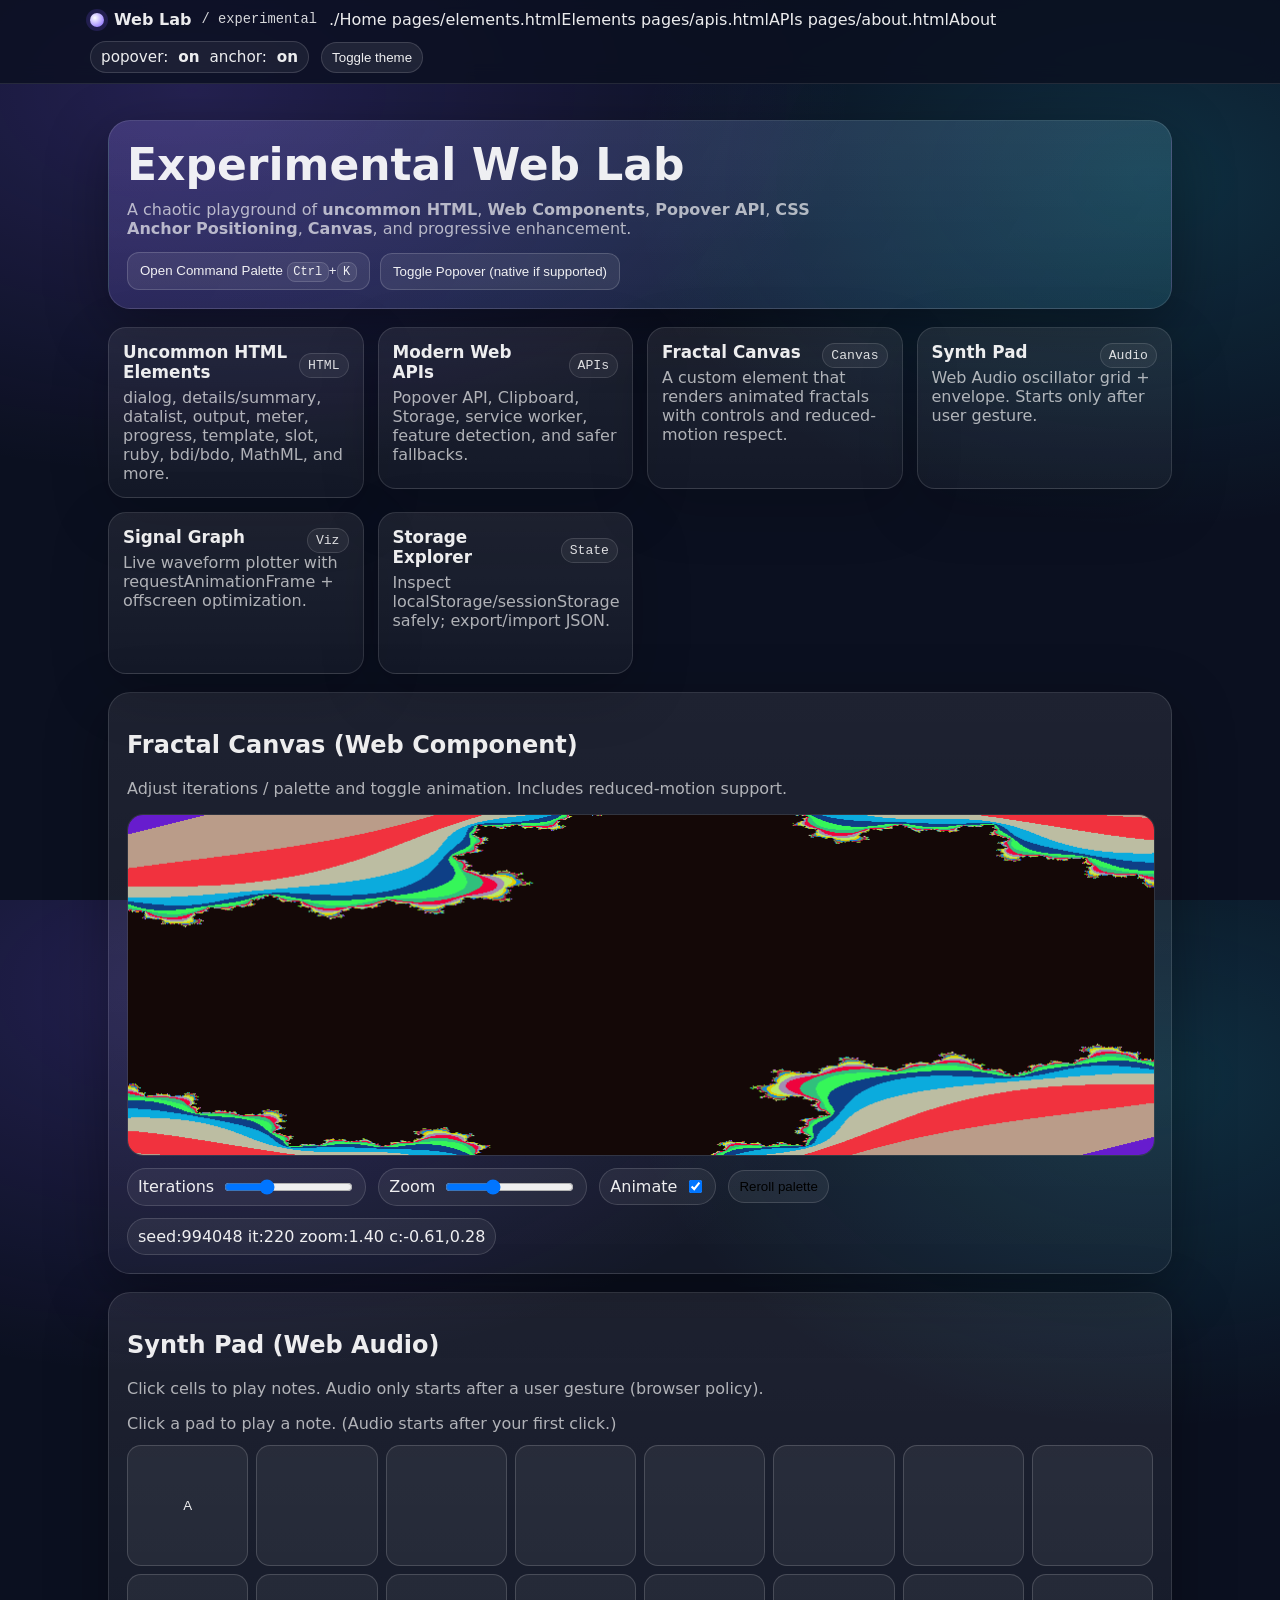
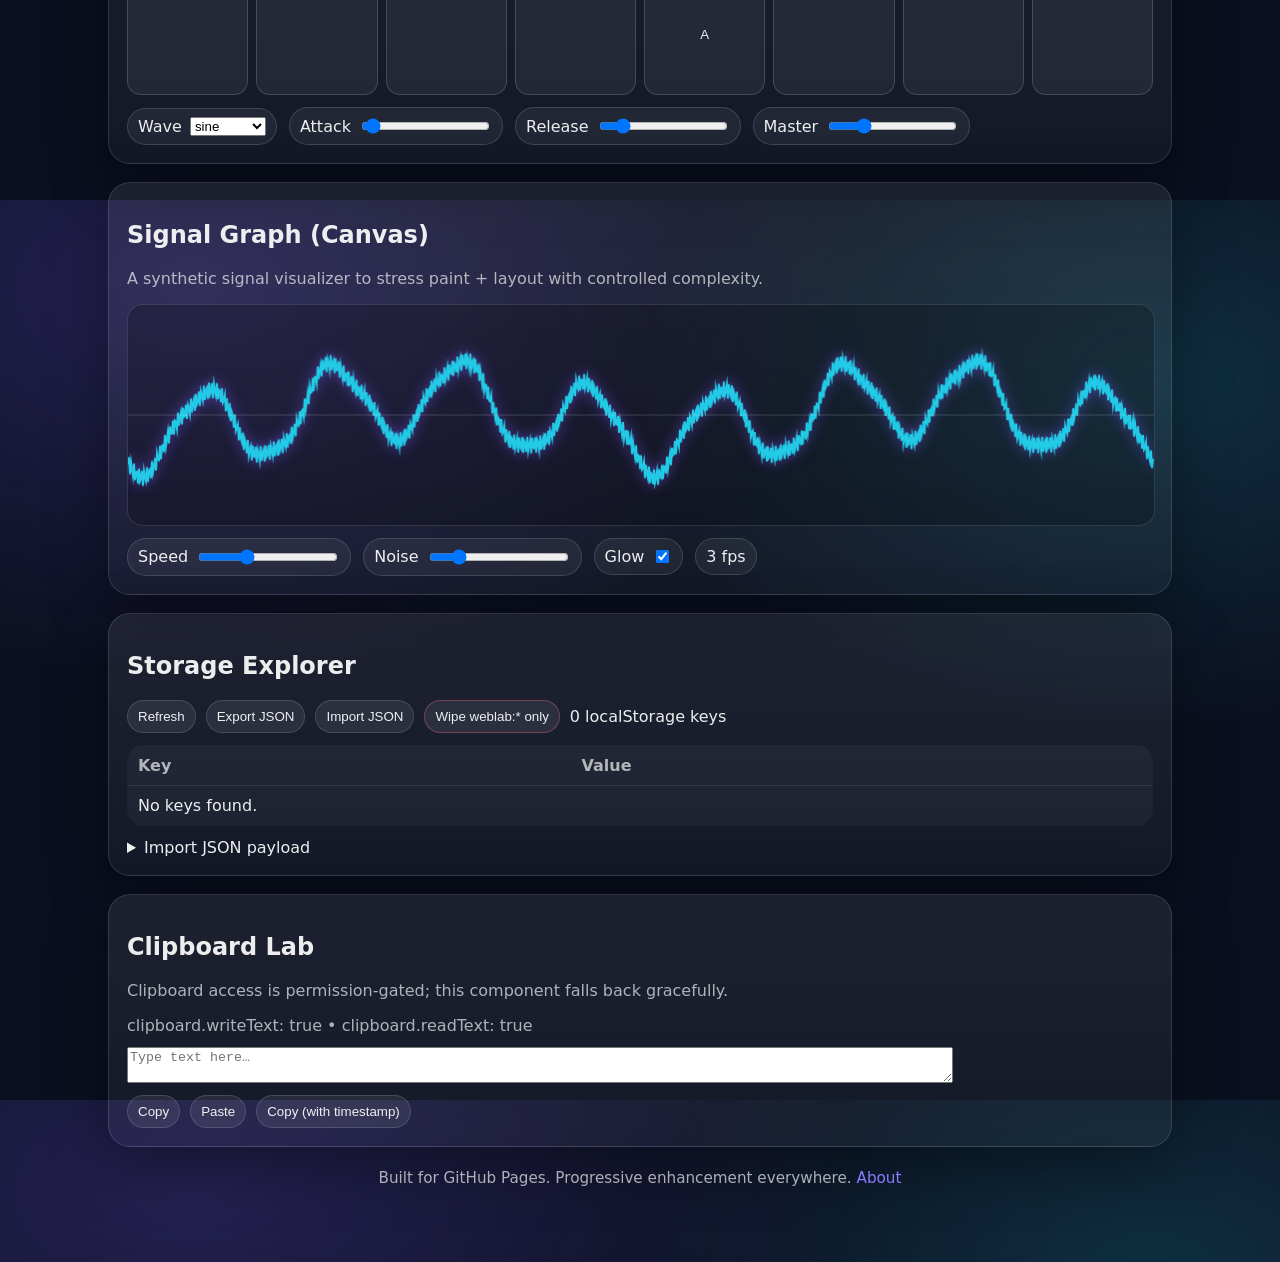
<file: index.html>
<!doctype html>
<html lang="en">
<head>
  <meta charset="utf-8" />
  <meta name="viewport" content="width=device-width,initial-scale=1" />
  <meta name="color-scheme" content="dark light" />
  <title>Experimental Web Lab</title>

  <!-- Important for GitHub Pages project sites: keep links relative -->
  <base href="./" />

  <link rel="manifest" href="manifest.webmanifest" />
  <link rel="stylesheet" href="styles/base.css" />
  <link rel="stylesheet" href="styles/themes.css" />
  <link rel="stylesheet" href="styles/components.css" />

  <meta name="description" content="A giant experimental website full of uncommon HTML, Web Components, and modern browser APIs." />
</head>

<body>
  <a class="skip" href="#main">Skip to content</a>

  <x-lab-nav></x-lab-nav>

  <main id="main" class="container">
    <header class="hero">
      <h1>Experimental Web Lab</h1>
      <p>
        A chaotic playground of <strong>uncommon HTML</strong>, <strong>Web Components</strong>,
        <strong>Popover API</strong>, <strong>CSS Anchor Positioning</strong>, <strong>Canvas</strong>,
        and progressive enhancement.
      </p>

      <div class="hero-actions">
        <button id="openPalette" class="btn">Open Command Palette <kbd>Ctrl</kbd>+<kbd>K</kbd></button>

        <!-- Popover API (progressive enhancement) -->
        <button class="btn" popovertarget="introPop" popovertargetaction="toggle">
          Toggle Popover (native if supported)
        </button>
        <div id="introPop" class="popover" popover>
          <h3>Popover API</h3>
          <p>
            If your browser supports it, this is rendered in the top layer with light-dismiss.
            If not, the site falls back to a dialog-based poly-ish behavior.
          </p>
          <p class="muted">Try pressing <kbd>Esc</kbd> or clicking outside (in supporting browsers).</p>
        </div>
      </div>

      <x-popover-tip for="openPalette" text="Tip: You can type 'theme', 'storage', 'fractal', 'synth'…"></x-popover-tip>
    </header>

    <section class="grid">
      <x-demo-card
        title="Uncommon HTML Elements"
        href="pages/elements.html"
        badge="HTML"
        desc="dialog, details/summary, datalist, output, meter, progress, template, slot, ruby, bdi/bdo, MathML, and more.">
      </x-demo-card>

      <x-demo-card
        title="Modern Web APIs"
        href="pages/apis.html"
        badge="APIs"
        desc="Popover API, Clipboard, Storage, service worker, feature detection, and safer fallbacks.">
      </x-demo-card>

      <x-demo-card
        title="Fractal Canvas"
        href="#fractal"
        badge="Canvas"
        desc="A custom element that renders animated fractals with controls and reduced-motion respect.">
      </x-demo-card>

      <x-demo-card
        title="Synth Pad"
        href="#synth"
        badge="Audio"
        desc="Web Audio oscillator grid + envelope. Starts only after user gesture.">
      </x-demo-card>

      <x-demo-card
        title="Signal Graph"
        href="#graph"
        badge="Viz"
        desc="Live waveform plotter with requestAnimationFrame + offscreen optimization."
      ></x-demo-card>

      <x-demo-card
        title="Storage Explorer"
        href="#storage"
        badge="State"
        desc="Inspect localStorage/sessionStorage safely; export/import JSON."
      ></x-demo-card>
    </section>

    <section id="fractal" class="panel">
      <h2>Fractal Canvas (Web Component)</h2>
      <p class="muted">Adjust iterations / palette and toggle animation. Includes reduced-motion support.</p>
      <x-fractal-canvas></x-fractal-canvas>
    </section>

    <section id="synth" class="panel">
      <h2>Synth Pad (Web Audio)</h2>
      <p class="muted">
        Click cells to play notes. Audio only starts after a user gesture (browser policy).
      </p>
      <x-synth-pad></x-synth-pad>
    </section>

    <section id="graph" class="panel">
      <h2>Signal Graph (Canvas)</h2>
      <p class="muted">A synthetic signal visualizer to stress paint + layout with controlled complexity.</p>
      <x-signal-graph></x-signal-graph>
    </section>

    <section id="storage" class="panel">
      <h2>Storage Explorer</h2>
      <x-storage-explorer></x-storage-explorer>
    </section>

    <section class="panel">
      <h2>Clipboard Lab</h2>
      <p class="muted">Clipboard access is permission-gated; this component falls back gracefully.</p>
      <x-clipboard-lab></x-clipboard-lab>
    </section>

    <footer class="footer">
      <p>
        Built for GitHub Pages. Progressive enhancement everywhere.
        <a href="pages/about.html">About</a>
      </p>
    </footer>
  </main>

  <x-command-palette></x-command-palette>

  <script type="module" src="scripts/app.js"></script>
</body>
</html>
</file>
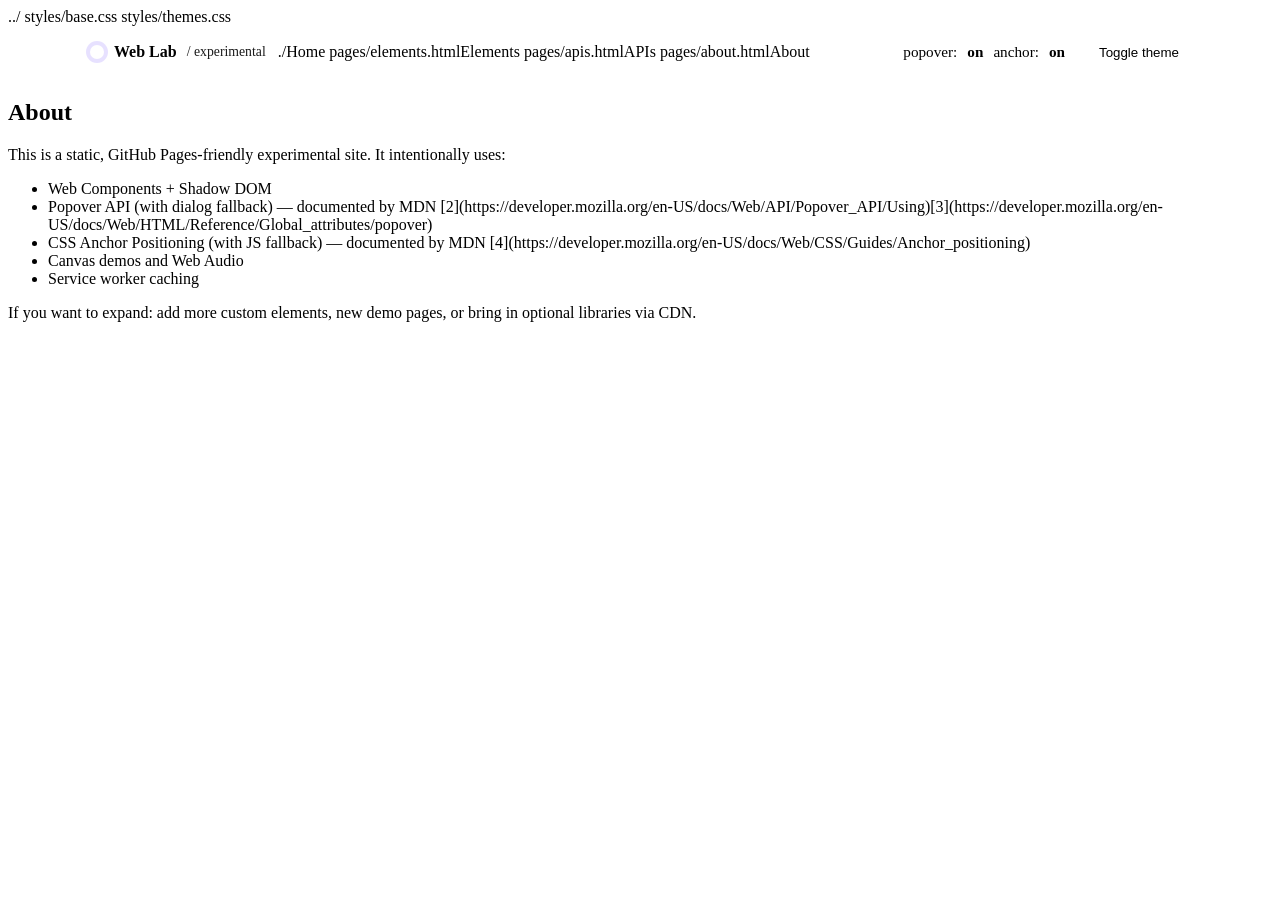
<file: pages/about.html>
<!doctype html>
<html lang="en">
<head>
  <meta charset="utf-8" />
  <meta name="viewport" content="width=device-width,initial-scale=1" />
  ../
  <title>About — Web Lab</title>
  styles/base.css
  styles/themes.css
</head>
<body>
  <x-lab-nav></x-lab-nav>

  <main class="container">
    <section class="panel">
      <h1>About</h1>
      <p>
        This is a static, GitHub Pages-friendly experimental site. It intentionally uses:
      </p>
      <ul>
        <li>Web Components + Shadow DOM</li>
        <li>Popover API (with dialog fallback) — documented by MDN [2](https://developer.mozilla.org/en-US/docs/Web/API/Popover_API/Using)[3](https://developer.mozilla.org/en-US/docs/Web/HTML/Reference/Global_attributes/popover)</li>
        <li>CSS Anchor Positioning (with JS fallback) — documented by MDN [4](https://developer.mozilla.org/en-US/docs/Web/CSS/Guides/Anchor_positioning)</li>
        <li>Canvas demos and Web Audio</li>
        <li>Service worker caching</li>
      </ul>
      <p class="muted">
        If you want to expand: add more custom elements, new demo pages, or bring in optional libraries via CDN.
      </p>
    </section>
  </main>

  <script type="module">
    import '../elements/x-lab-nav.js';
  </script>
</body>
</html>
</file>
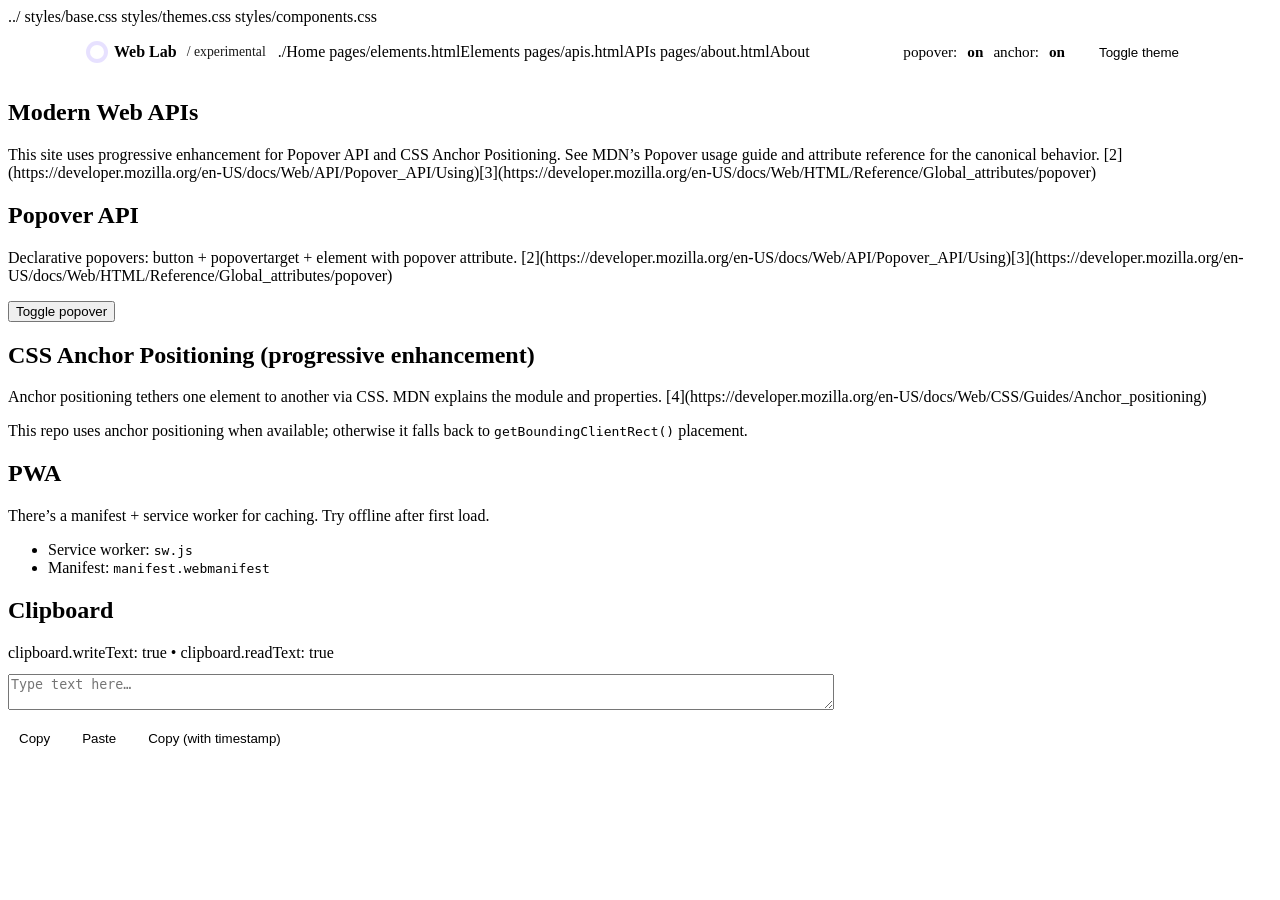
<file: pages/apis.html>
<!doctype html>
<html lang="en">
<head>
  <meta charset="utf-8" />
  <meta name="viewport" content="width=device-width,initial-scale=1" />
  ../
  <title>APIs — Web Lab</title>
  styles/base.css
  styles/themes.css
  styles/components.css
</head>
<body>
  <x-lab-nav></x-lab-nav>

  <main class="container">
    <section class="panel">
      <h1>Modern Web APIs</h1>
      <p class="muted">
        This site uses progressive enhancement for Popover API and CSS Anchor Positioning.
        See MDN’s Popover usage guide and attribute reference for the canonical behavior. [2](https://developer.mozilla.org/en-US/docs/Web/API/Popover_API/Using)[3](https://developer.mozilla.org/en-US/docs/Web/HTML/Reference/Global_attributes/popover)
      </p>
    </section>

    <section class="panel">
      <h2>Popover API</h2>
      <p class="muted">Declarative popovers: button + popovertarget + element with popover attribute. [2](https://developer.mozilla.org/en-US/docs/Web/API/Popover_API/Using)[3](https://developer.mozilla.org/en-US/docs/Web/HTML/Reference/Global_attributes/popover)</p>

      <button class="btn" popovertarget="p1">Toggle popover</button>
      <div id="p1" class="popover" popover>
        <strong>Hi!</strong> I’m a popover in the top layer (if supported).
      </div>
    </section>

    <section class="panel">
      <h2>CSS Anchor Positioning (progressive enhancement)</h2>
      <p class="muted">
        Anchor positioning tethers one element to another via CSS. MDN explains the module and properties. [4](https://developer.mozilla.org/en-US/docs/Web/CSS/Guides/Anchor_positioning)
      </p>
      <p>
        This repo uses anchor positioning when available; otherwise it falls back to
        <code>getBoundingClientRect()</code> placement.
      </p>
    </section>

    <section class="panel">
      <h2>PWA</h2>
      <p class="muted">There’s a manifest + service worker for caching. Try offline after first load.</p>
      <ul>
        <li>Service worker: <code>sw.js</code></li>
        <li>Manifest: <code>manifest.webmanifest</code></li>
      </ul>
    </section>

    <section class="panel">
      <h2>Clipboard</h2>
      <x-clipboard-lab></x-clipboard-lab>
    </section>
  </main>

  <script type="module">
    import '../elements/x-lab-nav.js';
    import '../elements/x-clipboard-lab.js';
  </script>
</body>
</html>
</file>
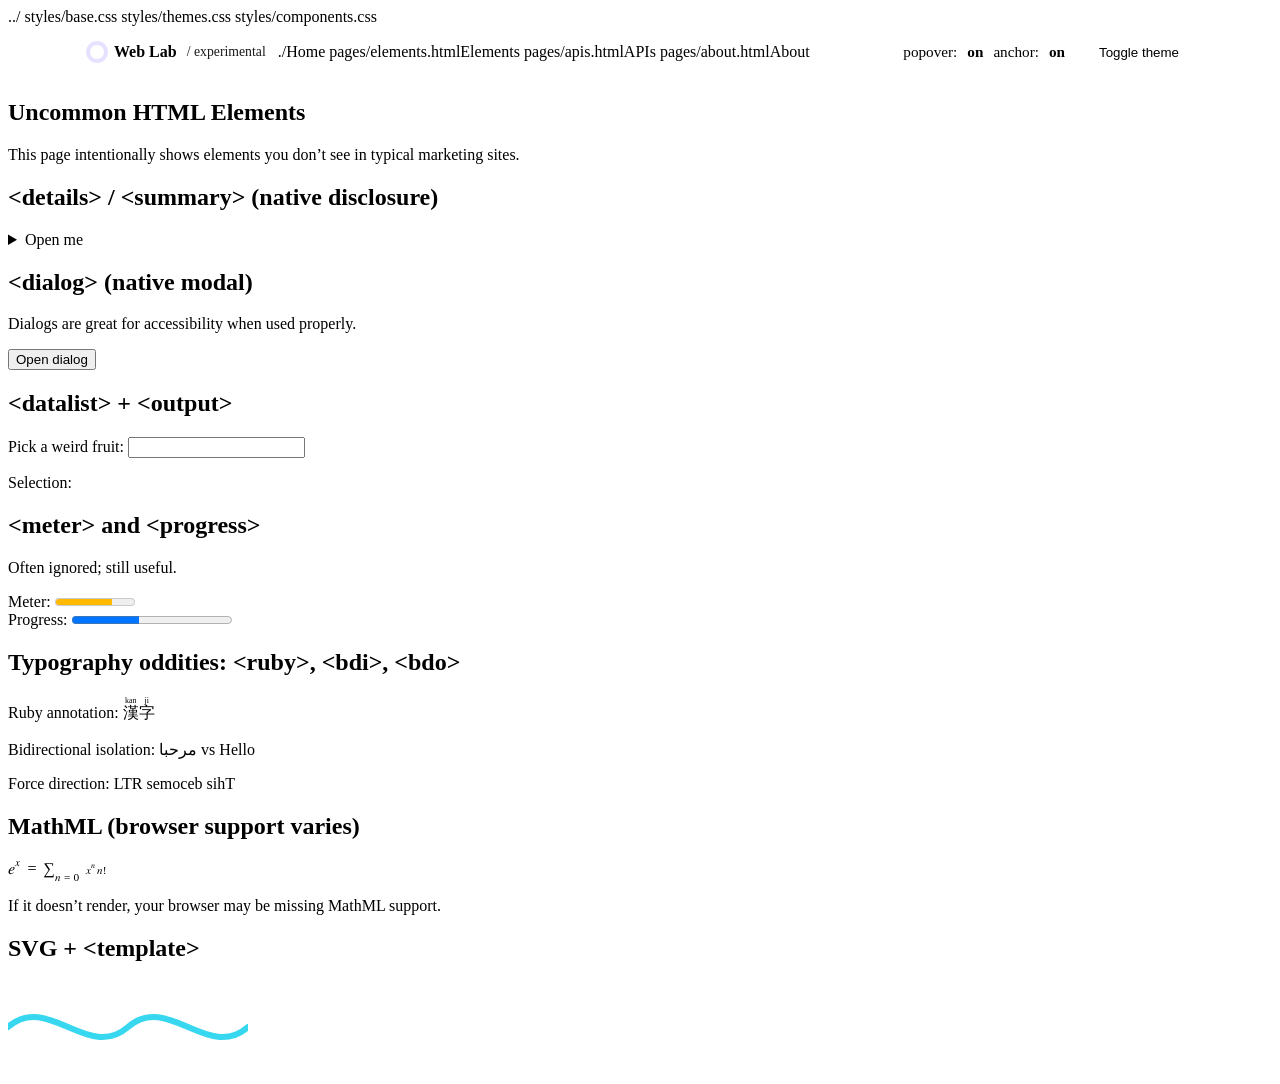
<file: pages/elements.html>
<!doctype html>
<html lang="en">
<head>
  <meta charset="utf-8" />
  <meta name="viewport" content="width=device-width,initial-scale=1" />
  ../
  <title>Elements — Web Lab</title>
  styles/base.css
  styles/themes.css
  styles/components.css
</head>
<body>
  <x-lab-nav></x-lab-nav>
  <main class="container">
    <section class="panel">
      <h1>Uncommon HTML Elements</h1>
      <p class="muted">This page intentionally shows elements you don’t see in typical marketing sites.</p>
    </section>

    <section class="panel">
      <h2>&lt;details&gt; / &lt;summary&gt; (native disclosure)</h2>
      <details>
        <summary>Open me</summary>
        <p>
          This is a native disclosure widget. Nesting works too:
        </p>
        <details>
          <summary>Nested</summary>
          <p>Nested content. No JS needed.</p>
        </details>
      </details>
    </section>

    <section class="panel">
      <h2>&lt;dialog&gt; (native modal)</h2>
      <p class="muted">Dialogs are great for accessibility when used properly.</p>
      <button class="btn" id="openDlg">Open dialog</button>
      <dialog id="dlg">
        <h3>Native dialog</h3>
        <p>Press <kbd>Esc</kbd> or click close.</p>
        <form method="dialog">
          <button class="btn">Close</button>
        </form>
      </dialog>
    </section>

    <section class="panel">
      <h2>&lt;datalist&gt; + &lt;output&gt;</h2>
      <label>Pick a weird fruit:
        <input list="fruits" id="fruit" />
      </label>
      <datalist id="fruits">
        <option value="durian"></option>
        <option value="rambutan"></option>
        <option value="feijoa"></option>
        <option value="physalis"></option>
      </datalist>
      <p>Selection: <output id="out"></output></p>
    </section>

    <section class="panel">
      <h2>&lt;meter&gt; and &lt;progress&gt;</h2>
      <p class="muted">Often ignored; still useful.</p>
      <label>Meter: <meter min="0" max="100" low="30" high="80" optimum="90" value="72"></meter></label>
      <br />
      <label>Progress: <progress value="0.42"></progress></label>
    </section>

    <section class="panel">
      <h2>Typography oddities: &lt;ruby&gt;, &lt;bdi&gt;, &lt;bdo&gt;</h2>
      <p>
        Ruby annotation:
        <ruby>漢<rt>kan</rt>字<rt>ji</rt></ruby>
      </p>
      <p>
        Bidirectional isolation:
        <bdi>مرحبا</bdi> vs <bdi>Hello</bdi>
      </p>
      <p>
        Force direction:
        <bdo dir="rtl">This becomes RTL</bdo>
      </p>
    </section>

    <section class="panel">
      <h2>MathML (browser support varies)</h2>
      <math>
        <mrow>
          <msup><mi>e</mi><mi>x</mi></msup>
          <mo>=</mo>
          <munder>
            <mo>∑</mo>
            <mrow><mi>n</mi><mo>=</mo><mn>0</mn></mrow>
          </munder>
          <mfrac><msup><mi>x</mi><mi>n</mi></msup><mi>n</mi><mo>!</mo></mfrac>
        </mrow>
      </math>
      <p class="muted">If it doesn’t render, your browser may be missing MathML support.</p>
    </section>

    <section class="panel">
      <h2>SVG + &lt;template&gt;</h2>
      <template id="svgTpl">
        <svg viewBox="0 0 240 90" width="240" height="90" aria-label="Decorative waves">
          <path d="M0,45 C40,10 80,80 120,45 C160,10 200,80 240,45"
                fill="none" stroke="rgba(34,211,238,.9)" stroke-width="6" stroke-linecap="round"/>
        </svg>
      </template>
      <div id="mount"></div>
    </section>
  </main>

  <script type="module">
    import '../elements/x-lab-nav.js';
    const dlg = document.getElementById('dlg');
    document.getElementById('openDlg').addEventListener('click', ()=> dlg.showModal());

    const fruit = document.getElementById('fruit');
    const out = document.getElementById('out');
    fruit.addEventListener('input', ()=> out.value = fruit.value);

    const tpl = document.getElementById('svgTpl');
    document.getElementById('mount').appendChild(tpl.content.cloneNode(true));
  </script>
</body>
</html>
</file>
<file: styles/base.css>
:root{
  --bg: #0b1020;
  --panel: rgba(255,255,255,.06);
  --panel2: rgba(255,255,255,.09);
  --text: rgba(255,255,255,.92);
  --muted: rgba(255,255,255,.66);
  --accent: #7c5cff;
  --accent2:#22d3ee;
  --danger:#fb7185;
  --ok:#34d399;
  --shadow: 0 18px 60px rgba(0,0,0,.35);
  --radius: 16px;
  --radius2: 22px;
  --mono: ui-monospace, SFMono-Regular, Menlo, Monaco, Consolas, "Liberation Mono", "Courier New", monospace;
  --sans: ui-sans-serif, system-ui, -apple-system, Segoe UI, Roboto, Helvetica, Arial, "Apple Color Emoji","Segoe UI Emoji";
}

*{box-sizing:border-box}
html,body{height:100%}
body{
  margin:0;
  font-family:var(--sans);
  color:var(--text);
  background: radial-gradient(1200px 700px at 15% 10%, rgba(124,92,255,.22), transparent 55%),
              radial-gradient(900px 600px at 90% 20%, rgba(34,211,238,.16), transparent 58%),
              var(--bg);
}

a{color: color-mix(in oklab, var(--accent), white 15%); text-decoration: none;}
a:hover{text-decoration: underline}
kbd{
  font-family:var(--mono);
  background: rgba(255,255,255,.08);
  border: 1px solid rgba(255,255,255,.14);
  padding: .15rem .35rem;
  border-radius: 8px;
  font-size: .9em;
}

.container{max-width:1100px; margin:0 auto; padding: 22px 18px 60px;}
.panel{
  border: 1px solid rgba(255,255,255,.12);
  background: linear-gradient(180deg, rgba(255,255,255,.08), rgba(255,255,255,.04));
  box-shadow: var(--shadow);
  border-radius: var(--radius2);
  padding: 18px;
  margin: 18px 0;
  overflow: clip;
}
.hero{
  margin-top: 14px;
  border-radius: var(--radius2);
  padding: 18px;
  background:
    linear-gradient(120deg, rgba(124,92,255,.18), rgba(34,211,238,.10)),
    linear-gradient(180deg, rgba(255,255,255,.08), rgba(255,255,255,.03));
  border: 1px solid rgba(255,255,255,.12);
  box-shadow: var(--shadow);
}
.hero h1{margin: 0 0 10px; font-size: clamp(28px, 4vw, 44px);}
.hero p{margin:0 0 14px; color: var(--muted); max-width: 70ch;}

.hero-actions{display:flex; flex-wrap: wrap; gap: 10px; align-items:center}

.btn{
  appearance:none;
  border: 1px solid rgba(255,255,255,.16);
  background: rgba(255,255,255,.08);
  color: var(--text);
  padding: 10px 12px;
  border-radius: 12px;
  cursor: pointer;
  transition: transform .08s ease, background .2s ease, border-color .2s ease;
}
.btn:hover{background: rgba(255,255,255,.11); border-color: rgba(255,255,255,.22)}
.btn:active{transform: translateY(1px)}
.muted{color: var(--muted)}
.skip{
  position:absolute; left:-9999px; top:0;
}
.skip:focus{left:12px; top:12px; z-index: 9999; background: #000; padding: 8px 10px; border-radius: 10px}

.grid{
  display:grid;
  grid-template-columns: repeat(auto-fit, minmax(240px, 1fr));
  gap: 14px;
  margin: 18px 0;
}

.footer{
  margin-top: 22px;
  color: var(--muted);
  font-size: .95rem;
  text-align: center;
}
.popover{
  width: min(420px, 90vw);
  padding: 14px;
  border-radius: 14px;
  border: 1px solid rgba(255,255,255,.18);
  background: rgba(10,14,28,.92);
  box-shadow: var(--shadow);
}
.popover h3{margin:0 0 8px}
</file>
<file: styles/themes.css>
/* Theme toggling via data-theme on <html> */
html[data-theme="light"]{
  --bg: #f6f7fb;
  --text: rgba(0,0,0,.88);
  --muted: rgba(0,0,0,.62);
  --panel: rgba(0,0,0,.04);
  --panel2: rgba(0,0,0,.06);
  --shadow: 0 18px 60px rgba(0,0,0,.10);
}
html[data-theme="light"] body{
  background:
    radial-gradient(1200px 700px at 15% 10%, rgba(124,92,255,.12), transparent 55%),
    radial-gradient(900px 600px at 90% 20%, rgba(34,211,238,.10), transparent 58%),
    var(--bg);
}
</file>
<file: styles/components.css>
/* Small helpers */
.row{display:flex; gap:12px; flex-wrap:wrap; align-items:center}
.col{display:flex; flex-direction:column; gap:10px}

.hr{
  height:1px;
  background: rgba(255,255,255,.12);
  margin: 14px 0;
}

/* Improve form styling */
input, select, textarea{
  border-radius: 12px;
  border: 1px solid rgba(255,255,255,.16);
  padding: 8px 10px;
  background: rgba(255,255,255,.06);
  color: inherit;
}
textarea{min-height: 90px; width: min(720px, 100%)}
label{font-size:.95rem; color: var(--muted)}
</file>
